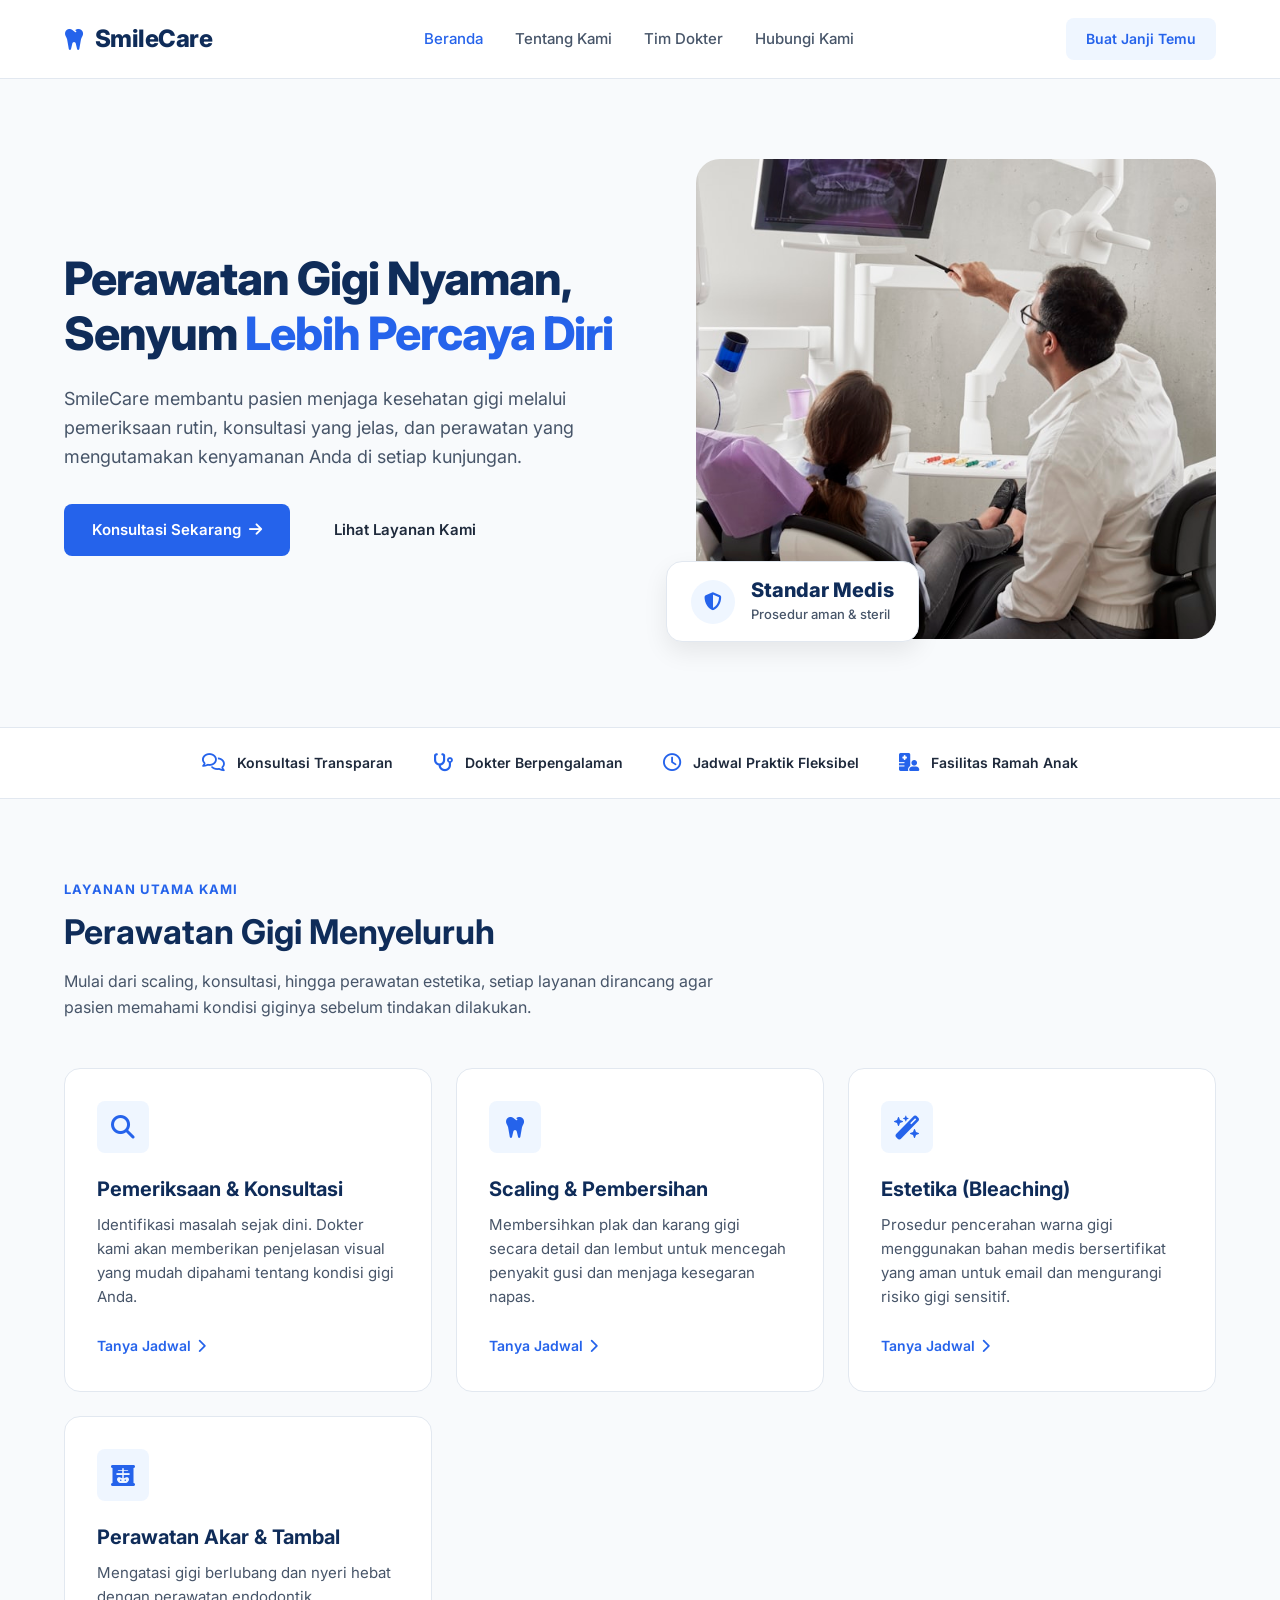
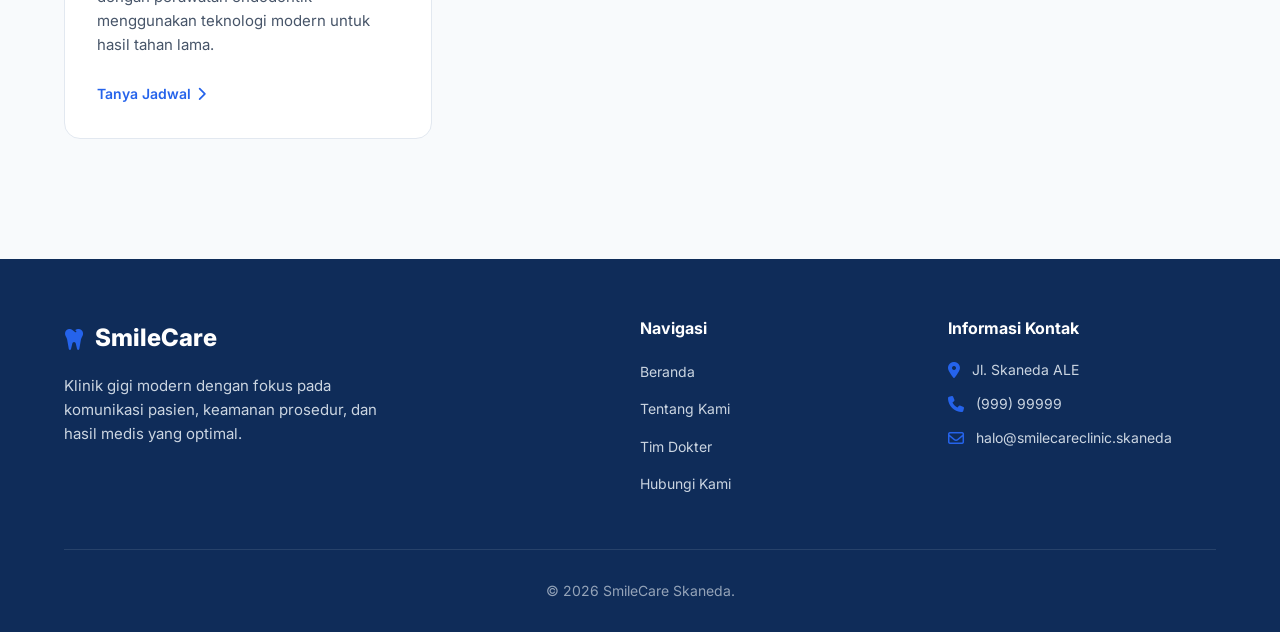
<file: index.html>
<!DOCTYPE html>
<html lang="id">
<head>
  <meta charset="UTF-8" />
  <meta name="viewport" content="width=device-width, initial-scale=1.0"/>
  <title>SmileCare - Perawatan Gigi & Mulut Profesional</title>

  <link rel="stylesheet" href="style.css">

  <!-- Font Awesome -->
  <link rel="stylesheet"
    href="https://cdnjs.cloudflare.com/ajax/libs/font-awesome/6.5.1/css/all.min.css"
    integrity="sha512-DTOQO9RWCH3ppGqcWaEA1BIZOC6xxalwEsw9c2QQeAIftl+Vegovlnee1c9QX4TctnWMn13TZye+giMm8e2LwA=="
    crossorigin="anonymous" referrerpolicy="no-referrer" />
</head>
<body>

  <!-- Navbar -->
  <header>
    <nav class="navbar">
      <a href="index.html" class="logo"><i class="fa-solid fa-tooth"></i> SmileCare</a>

      <ul class="nav-menu">
        <li><a href="index.html" class="active">Beranda</a></li>
        <li><a href="tentang.html">Tentang Kami</a></li>
        <li><a href="dokter.html">Tim Dokter</a></li>
        <li><a href="kontak.html">Hubungi Kami</a></li>
      </ul>

      <a href="kontak.html" class="nav-cta">Buat Janji Temu</a>

      <div class="menu-toggle">
        <i class="fa-solid fa-bars"></i>
      </div>
    </nav>
  </header>

  <!-- Hero Banner -->
  <section class="hero">
    <div class="hero-text">
      <h1>Perawatan Gigi Nyaman, Senyum <span class="text-highlight">Lebih Percaya Diri</span></h1>
      <p>
        SmileCare membantu pasien menjaga kesehatan gigi melalui pemeriksaan rutin, 
        konsultasi yang jelas, dan perawatan yang mengutamakan kenyamanan Anda di setiap kunjungan.
      </p>

      <div class="hero-actions">
        <a href="kontak.html" class="btn-primary">
          Konsultasi Sekarang <i class="fa-solid fa-arrow-right"></i>
        </a>
        <a href="#layanan" class="btn-secondary">
          Lihat Layanan Kami
        </a>
      </div>
    </div>

    <div class="hero-image-wrapper">
      <img src="images/hero-clinic.jpg" alt="Ruang periksa dokter gigi yang bersih dan modern di klinik SmileCare" class="hero-image">
      
      <div class="trust-badge">
        <div class="trust-badge-icon">
          <i class="fa-solid fa-shield-halved"></i>
        </div>
        <div class="trust-badge-text">
          <h4>Standar Medis</h4>
          <p>Prosedur aman & steril</p>
        </div>
      </div>
    </div>
  </section>

  <!-- Fitur Tambahan / Strip -->
  <section class="features-strip">
    <div class="feature-item">
      <i class="fa-regular fa-comments"></i> Konsultasi Transparan
    </div>
    <div class="feature-item">
      <i class="fa-solid fa-stethoscope"></i> Dokter Berpengalaman
    </div>
    <div class="feature-item">
      <i class="fa-regular fa-clock"></i> Jadwal Praktik Fleksibel
    </div>
    <div class="feature-item">
      <i class="fa-solid fa-hospital-user"></i> Fasilitas Ramah Anak
    </div>
  </section>

  <!-- Layanan -->
  <section class="services-section" id="layanan">
    <div class="section-header">
      <span class="section-label">Layanan Utama Kami</span>
      <h2>Perawatan Gigi Menyeluruh</h2>
      <p>Mulai dari scaling, konsultasi, hingga perawatan estetika, setiap layanan dirancang agar pasien memahami kondisi giginya sebelum tindakan dilakukan.</p>
    </div>

    <div class="services-grid">
      
      <div class="service-card">
        <div class="service-icon">
          <i class="fa-solid fa-magnifying-glass"></i>
        </div>
        <h3>Pemeriksaan & Konsultasi</h3>
        <p>Identifikasi masalah sejak dini. Dokter kami akan memberikan penjelasan visual yang mudah dipahami tentang kondisi gigi Anda.</p>
        <a href="kontak.html" class="service-link">Tanya Jadwal <i class="fa-solid fa-chevron-right"></i></a>
      </div>

      <div class="service-card">
        <div class="service-icon">
          <i class="fa-solid fa-tooth"></i>
        </div>
        <h3>Scaling & Pembersihan</h3>
        <p>Membersihkan plak dan karang gigi secara detail dan lembut untuk mencegah penyakit gusi dan menjaga kesegaran napas.</p>
        <a href="kontak.html" class="service-link">Tanya Jadwal <i class="fa-solid fa-chevron-right"></i></a>
      </div>

      <div class="service-card">
        <div class="service-icon">
          <i class="fa-solid fa-wand-magic-sparkles"></i>
        </div>
        <h3>Estetika (Bleaching)</h3>
        <p>Prosedur pencerahan warna gigi menggunakan bahan medis bersertifikat yang aman untuk email dan mengurangi risiko gigi sensitif.</p>
        <a href="kontak.html" class="service-link">Tanya Jadwal <i class="fa-solid fa-chevron-right"></i></a>
      </div>

      <div class="service-card">
        <div class="service-icon">
          <i class="fa-solid fa-x-ray"></i>
        </div>
        <h3>Perawatan Akar & Tambal</h3>
        <p>Mengatasi gigi berlubang dan nyeri hebat dengan perawatan endodontik menggunakan teknologi modern untuk hasil tahan lama.</p>
        <a href="kontak.html" class="service-link">Tanya Jadwal <i class="fa-solid fa-chevron-right"></i></a>
      </div>

    </div>
  </section>

  <!-- Footer -->
  <footer>
    <div class="footer-grid">
      <div class="footer-col">
        <a href="index.html" class="footer-brand"><i class="fa-solid fa-tooth"></i> SmileCare</a>
        <p class="footer-desc">Klinik gigi modern dengan fokus pada komunikasi pasien, keamanan prosedur, dan hasil medis yang optimal.</p>
      </div>

      <div class="footer-col">
        <h3>Navigasi</h3>
        <ul>
          <li><a href="index.html">Beranda</a></li>
          <li><a href="tentang.html">Tentang Kami</a></li>
          <li><a href="dokter.html">Tim Dokter</a></li>
          <li><a href="kontak.html">Hubungi Kami</a></li>
        </ul>
      </div>

      <div class="footer-col">
        <h3>Informasi Kontak</h3>
        <ul class="footer-contact">
          <li>
            <i class="fa-solid fa-location-dot"></i>
            <span>Jl. Skaneda ALE</span>
          </li>
          <li>
            <i class="fa-solid fa-phone"></i>
            <span>(999) 99999</span>
          </li>
          <li>
            <i class="fa-regular fa-envelope"></i>
            <span>halo@smilecareclinic.skaneda</span>
          </li>
        </ul>
      </div>
    </div>
    
    <div class="footer-bottom">
      <p>&copy; 2026 SmileCare Skaneda.</p>
    </div>
  </footer>

  <script src="script.js"></script>
</body>
</html>
</file>
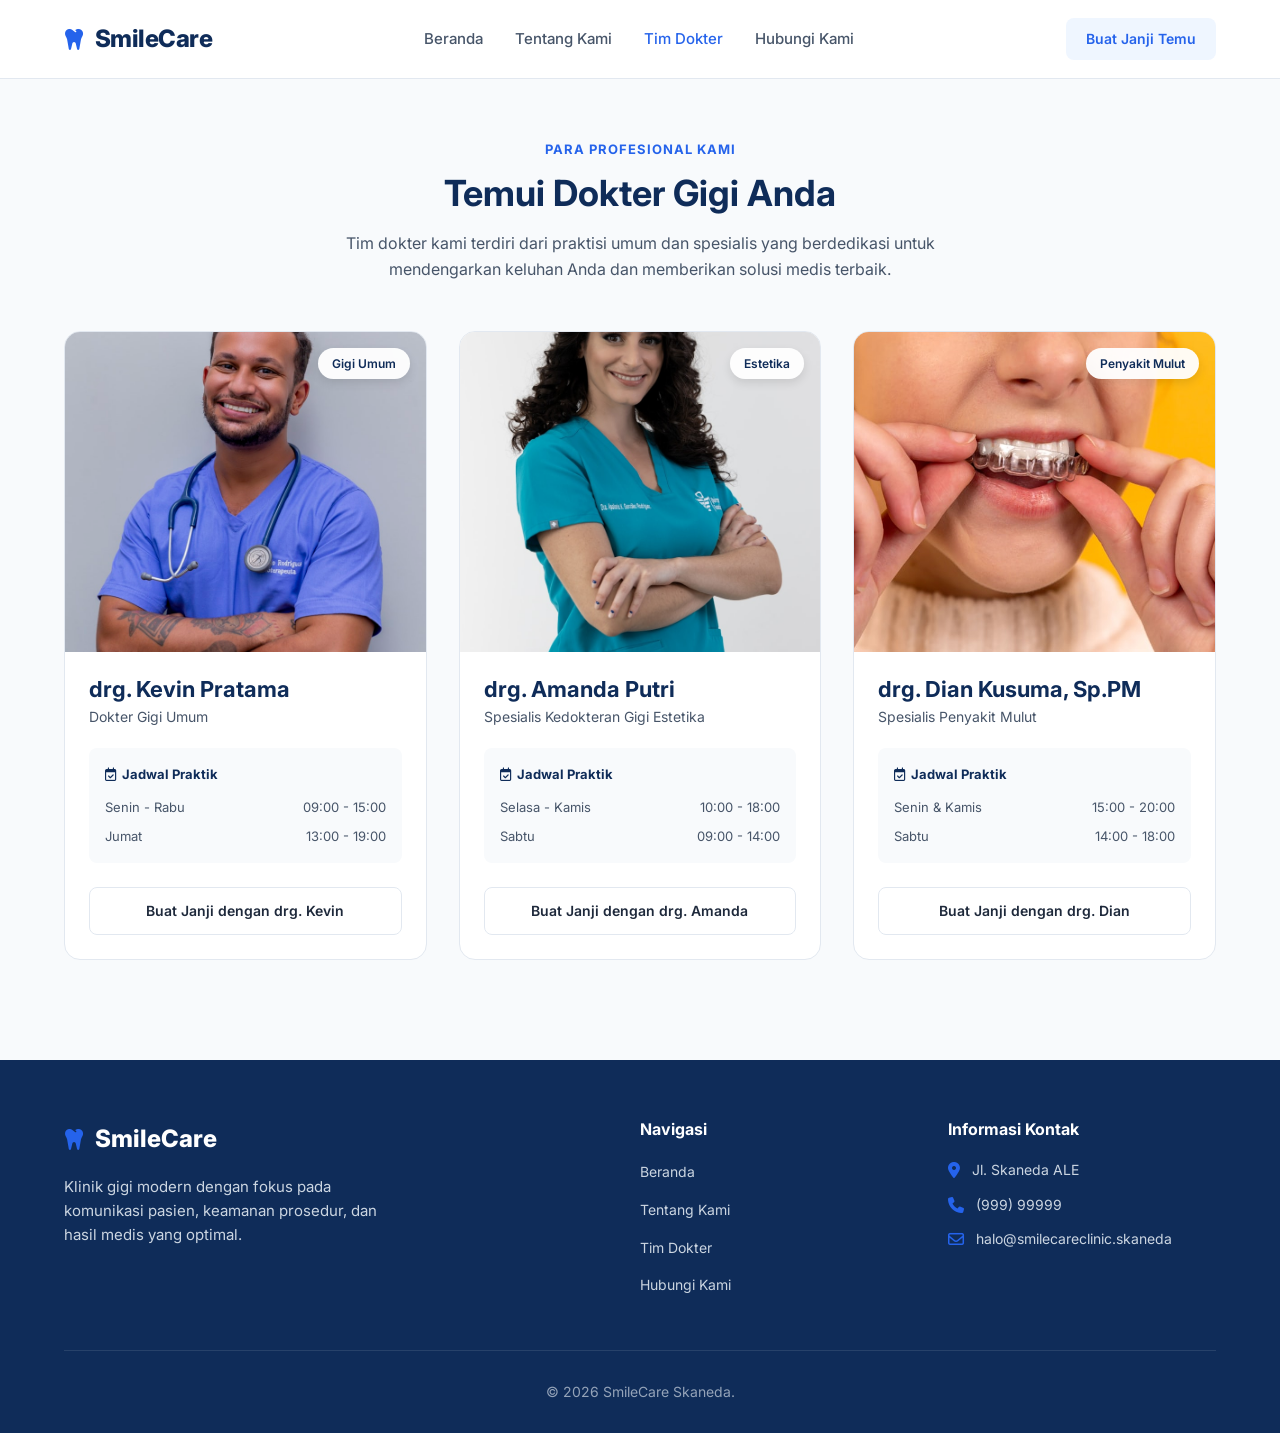
<file: dokter.html>
<!DOCTYPE html>
<html lang="id">
<head>
  <meta charset="UTF-8">
  <meta name="viewport" content="width=device-width, initial-scale=1.0">
  <title>Tim Dokter - SmileCare</title>

  <link rel="stylesheet" href="style.css">

  <!-- Font Awesome -->
  <link rel="stylesheet"
    href="https://cdnjs.cloudflare.com/ajax/libs/font-awesome/6.5.1/css/all.min.css"
    integrity="sha512-DTOQO9RWCH3ppGqcWaEA1BIZOC6xxalwEsw9c2QQeAIftl+Vegovlnee1c9QX4TctnWMn13TZye+giMm8e2LwA=="
    crossorigin="anonymous" referrerpolicy="no-referrer" />
</head>
<body>

  <!-- Navbar -->
  <header>
    <nav class="navbar">
      <a href="index.html" class="logo"><i class="fa-solid fa-tooth"></i> SmileCare</a>

      <ul class="nav-menu">
        <li><a href="index.html">Beranda</a></li>
        <li><a href="tentang.html">Tentang Kami</a></li>
        <li><a href="dokter.html" class="active">Tim Dokter</a></li>
        <li><a href="kontak.html">Hubungi Kami</a></li>
      </ul>

      <a href="kontak.html" class="nav-cta">Buat Janji Temu</a>

      <div class="menu-toggle">
        <i class="fa-solid fa-bars"></i>
      </div>
    </nav>
  </header>

  <section class="doctor-page">
    <div class="page-header">
      <span class="section-label">Para Profesional Kami</span>
      <h1>Temui Dokter Gigi Anda</h1>
      <p>Tim dokter kami terdiri dari praktisi umum dan spesialis yang berdedikasi untuk mendengarkan keluhan Anda dan memberikan solusi medis terbaik.</p>
    </div>

    <div class="doctor-grid">

      <!-- Dokter 1 -->
      <div class="doctor-card">
        <div class="doctor-image-container">
          <span class="specialty-badge">Gigi Umum</span>
          <img src="images/drg-kevin.jpg" alt="drg. Kevin, Dokter Gigi Umum di SmileCare">
        </div>
        
        <div class="doctor-info">
          <h3>drg. Kevin Pratama</h3>
          <p class="doctor-title">Dokter Gigi Umum</p>
          
          <div class="schedule-wrapper">
            <div class="schedule-title">
              <i class="fa-regular fa-calendar-check"></i> Jadwal Praktik
            </div>
            <div class="schedule-row">
              <span>Senin - Rabu</span>
              <span>09:00 - 15:00</span>
            </div>
            <div class="schedule-row">
              <span>Jumat</span>
              <span>13:00 - 19:00</span>
            </div>
          </div>
          
          <a href="kontak.html" class="btn-book">Buat Janji dengan drg. Kevin</a>
        </div>
      </div>

      <!-- Dokter 2 -->
      <div class="doctor-card">
        <div class="doctor-image-container">
          <span class="specialty-badge">Estetika</span>
          <img src="images/drg-amanda.jpg" alt="drg. Amanda, Spesialis Estetika Gigi di SmileCare">
        </div>
        
        <div class="doctor-info">
          <h3>drg. Amanda Putri</h3>
          <p class="doctor-title">Spesialis Kedokteran Gigi Estetika</p>
          
          <div class="schedule-wrapper">
            <div class="schedule-title">
              <i class="fa-regular fa-calendar-check"></i> Jadwal Praktik
            </div>
            <div class="schedule-row">
              <span>Selasa - Kamis</span>
              <span>10:00 - 18:00</span>
            </div>
            <div class="schedule-row">
              <span>Sabtu</span>
              <span>09:00 - 14:00</span>
            </div>
          </div>
          
          <a href="kontak.html" class="btn-book">Buat Janji dengan drg. Amanda</a>
        </div>
      </div>

      <!-- Dokter 3 -->
      <div class="doctor-card">
        <div class="doctor-image-container">
          <span class="specialty-badge">Penyakit Mulut</span>
          <img src="images/drg-dian.jpg" alt="drg. Dian, Spesialis Penyakit Mulut di SmileCare">
        </div>
        
        <div class="doctor-info">
          <h3>drg. Dian Kusuma, Sp.PM</h3>
          <p class="doctor-title">Spesialis Penyakit Mulut</p>
          
          <div class="schedule-wrapper">
            <div class="schedule-title">
              <i class="fa-regular fa-calendar-check"></i> Jadwal Praktik
            </div>
            <div class="schedule-row">
              <span>Senin & Kamis</span>
              <span>15:00 - 20:00</span>
            </div>
            <div class="schedule-row">
              <span>Sabtu</span>
              <span>14:00 - 18:00</span>
            </div>
          </div>
          
          <a href="kontak.html" class="btn-book">Buat Janji dengan drg. Dian</a>
        </div>
      </div>

    </div>
  </section>

  <!-- Footer -->
  <footer>
    <div class="footer-grid">
      <div class="footer-col">
        <a href="index.html" class="footer-brand"><i class="fa-solid fa-tooth"></i> SmileCare</a>
        <p class="footer-desc">Klinik gigi modern dengan fokus pada komunikasi pasien, keamanan prosedur, dan hasil medis yang optimal.</p>
      </div>

      <div class="footer-col">
        <h3>Navigasi</h3>
        <ul>
          <li><a href="index.html">Beranda</a></li>
          <li><a href="tentang.html">Tentang Kami</a></li>
          <li><a href="dokter.html">Tim Dokter</a></li>
          <li><a href="kontak.html">Hubungi Kami</a></li>
        </ul>
      </div>

      <div class="footer-col">
        <h3>Informasi Kontak</h3>
        <ul class="footer-contact">
          <li>
            <i class="fa-solid fa-location-dot"></i>
            <span>Jl. Skaneda ALE</span>
          </li>
          <li>
            <i class="fa-solid fa-phone"></i>
            <span>(999) 99999</span>
          </li>
          <li>
            <i class="fa-regular fa-envelope"></i>
            <span>halo@smilecareclinic.skaneda</span>
          </li>
        </ul>
      </div>
    </div>
    
    <div class="footer-bottom">
      <p>&copy; 2026 SmileCare Skaneda.</p>
    </div>
  </footer>

  <script src="script.js"></script>
</body>
</html>
</file>
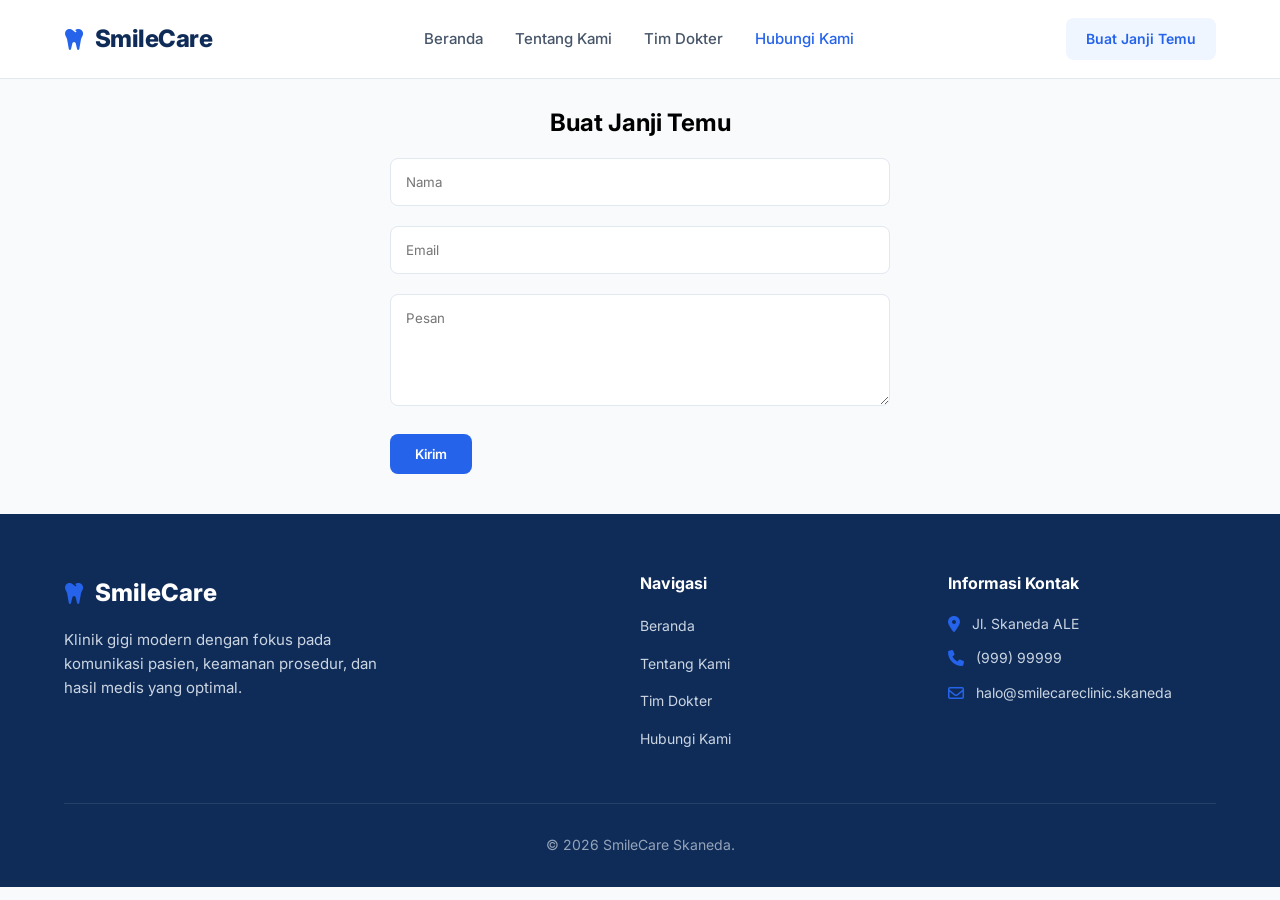
<file: kontak.html>
<!DOCTYPE html>
<html lang="id">
<head>
  <meta charset="UTF-8">
  <meta name="viewport" content="width=device-width, initial-scale=1.0">
  <title>Tim Dokter - SmileCare</title>

  <link rel="stylesheet" href="style.css">

  <!-- Font Awesome -->
  <link rel="stylesheet"
    href="https://cdnjs.cloudflare.com/ajax/libs/font-awesome/6.5.1/css/all.min.css"
    integrity="sha512-DTOQO9RWCH3ppGqcWaEA1BIZOC6xxalwEsw9c2QQeAIftl+Vegovlnee1c9QX4TctnWMn13TZye+giMm8e2LwA=="
    crossorigin="anonymous" referrerpolicy="no-referrer" />
</head>
<body>

<header>
    <nav class="navbar">
      <a href="index.html" class="logo"><i class="fa-solid fa-tooth"></i> SmileCare</a>

      <ul class="nav-menu">
        <li><a href="index.html">Beranda</a></li>
        <li><a href="tentang.html">Tentang Kami</a></li>
        <li><a href="dokter.html">Tim Dokter</a></li>
        <li><a href="kontak.html" class="active">Hubungi Kami</a></li>
      </ul>

      <a href="kontak.html" class="nav-cta">Buat Janji Temu</a>

      <div class="menu-toggle">
        <i class="fa-solid fa-bars"></i>
      </div>
    </nav>
</header>

<section class="page">
  <h1 style="color: black; text-align: center; margin-bottom: 20px; margin-top: 30px;">Buat Janji Temu</h1>

  <form class="contact-form">

    <input type="text" placeholder="Nama">

    <input type="email" placeholder="Email">

    <textarea rows="5" placeholder="Pesan"></textarea>

    <button type="submit">
      Kirim
    </button>

  </form>
</section>

<footer>
    <div class="footer-grid">
      <div class="footer-col">
        <a href="index.html" class="footer-brand"><i class="fa-solid fa-tooth"></i> SmileCare</a>
        <p class="footer-desc">Klinik gigi modern dengan fokus pada komunikasi pasien, keamanan prosedur, dan hasil medis yang optimal.</p>
      </div>

      <div class="footer-col">
        <h3>Navigasi</h3>
        <ul>
          <li><a href="index.html">Beranda</a></li>
          <li><a href="tentang.html">Tentang Kami</a></li>
          <li><a href="dokter.html">Tim Dokter</a></li>
          <li><a href="kontak.html">Hubungi Kami</a></li>
        </ul>
      </div>

      <div class="footer-col">
        <h3>Informasi Kontak</h3>
        <ul class="footer-contact">
          <li>
            <i class="fa-solid fa-location-dot"></i>
            <span>Jl. Skaneda ALE</span>
          </li>
          <li>
            <i class="fa-solid fa-phone"></i>
            <span>(999) 99999</span>
          </li>
          <li>
            <i class="fa-regular fa-envelope"></i>
            <span>halo@smilecareclinic.skaneda</span>
          </li>
        </ul>
      </div>
    </div>
    
    <div class="footer-bottom">
      <p>&copy; 2026 SmileCare Skaneda.</p>
    </div>
  </footer>

<script src="script.js"></script>
</body>
</html>
</file>
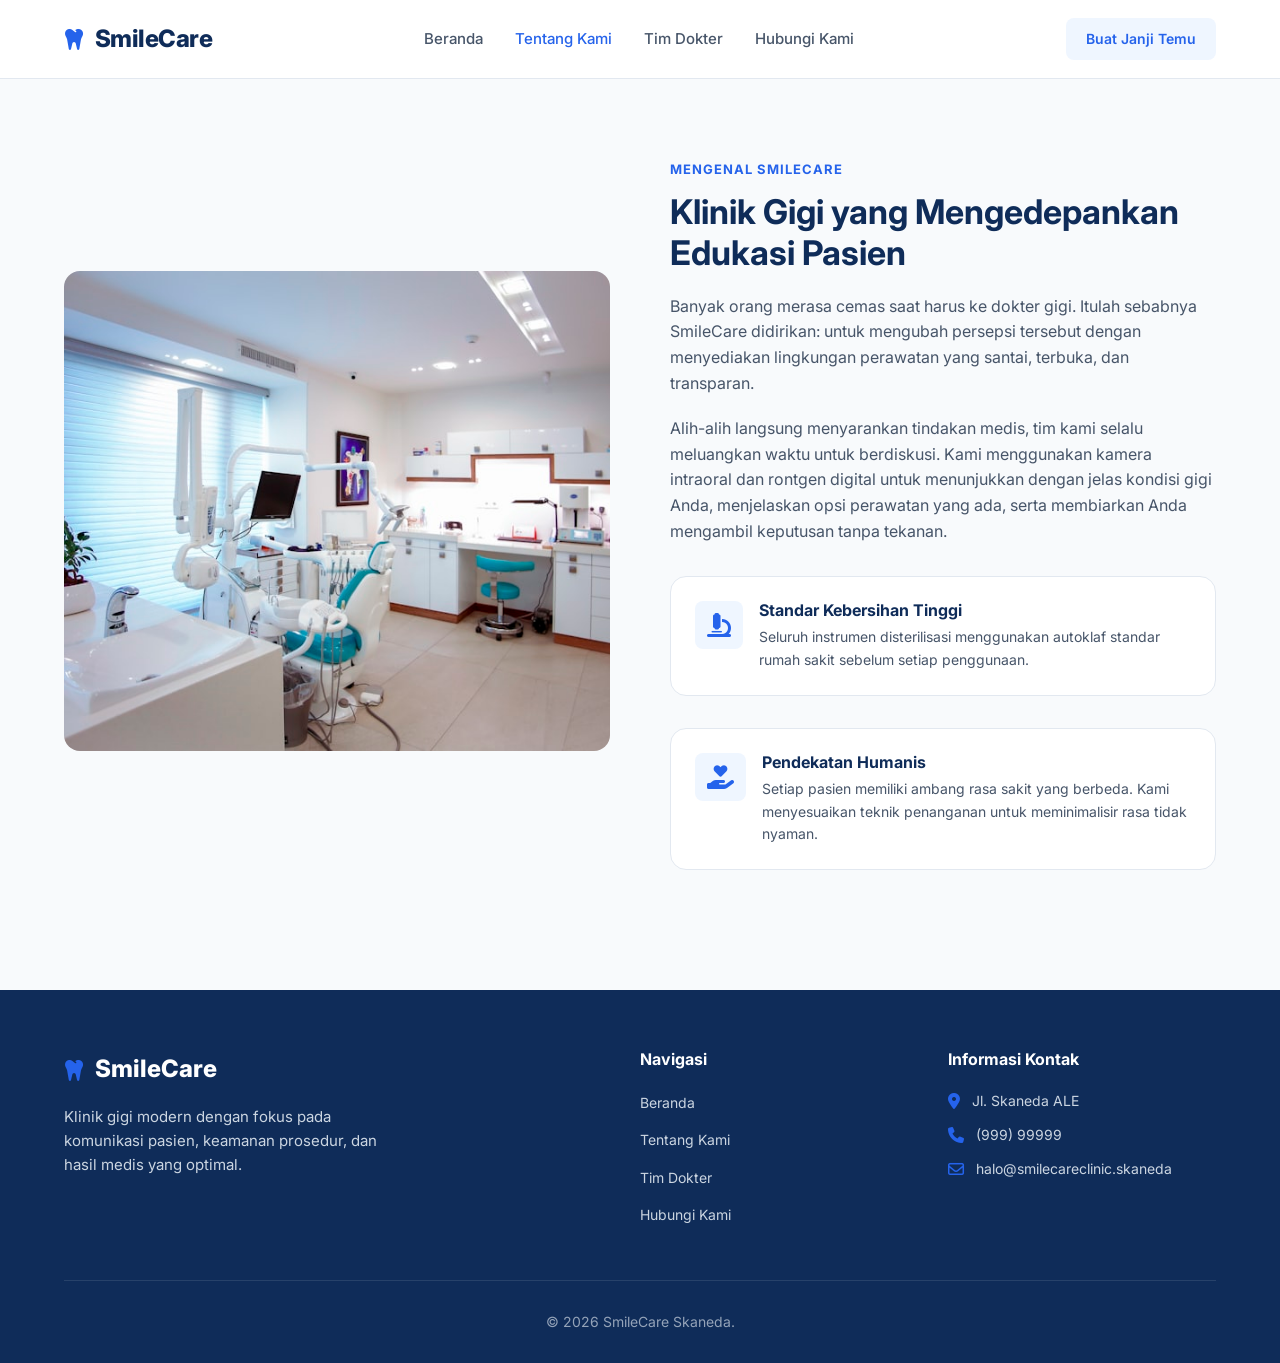
<file: tentang.html>
<!DOCTYPE html>
<html lang="id">
<head>
  <meta charset="UTF-8">
  <meta name="viewport" content="width=device-width, initial-scale=1.0">
  <title>Tentang Kami - SmileCare</title>

  <link rel="stylesheet" href="style.css">

  <!-- Font Awesome -->
  <link rel="stylesheet"
    href="https://cdnjs.cloudflare.com/ajax/libs/font-awesome/6.5.1/css/all.min.css"
    integrity="sha512-DTOQO9RWCH3ppGqcWaEA1BIZOC6xxalwEsw9c2QQeAIftl+Vegovlnee1c9QX4TctnWMn13TZye+giMm8e2LwA=="
    crossorigin="anonymous" referrerpolicy="no-referrer" />
</head>
<body>

  <!-- Navbar -->
  <header>
    <nav class="navbar">
      <a href="index.html" class="logo"><i class="fa-solid fa-tooth"></i> SmileCare</a>

      <ul class="nav-menu">
        <li><a href="index.html">Beranda</a></li>
        <li><a href="tentang.html" class="active">Tentang Kami</a></li>
        <li><a href="dokter.html">Tim Dokter</a></li>
        <li><a href="kontak.html">Hubungi Kami</a></li>
      </ul>

      <a href="kontak.html" class="nav-cta">Buat Janji Temu</a>

      <div class="menu-toggle">
        <i class="fa-solid fa-bars"></i>
      </div>
    </nav>
  </header>

  <section class="about-grid">
    <div class="about-image">
      <img src="images/tentang-clinic.jpg" alt="Fasilitas ruang tunggu SmileCare yang nyaman dan modern">
    </div>

    <div class="about-content">
      <span class="section-label">Mengenal SmileCare</span>
      <h2>Klinik Gigi yang Mengedepankan Edukasi Pasien</h2>
      
      <p>
        Banyak orang merasa cemas saat harus ke dokter gigi. Itulah sebabnya SmileCare didirikan: untuk mengubah persepsi tersebut dengan menyediakan lingkungan perawatan yang santai, terbuka, dan transparan.
      </p>

      <p>
        Alih-alih langsung menyarankan tindakan medis, tim kami selalu meluangkan waktu untuk berdiskusi. Kami menggunakan kamera intraoral dan rontgen digital untuk menunjukkan dengan jelas kondisi gigi Anda, menjelaskan opsi perawatan yang ada, serta membiarkan Anda mengambil keputusan tanpa tekanan.
      </p>

      <div class="info-box">
        <i class="fa-solid fa-microscope"></i>
        <div class="info-box-text">
          <h4>Standar Kebersihan Tinggi</h4>
          <p>Seluruh instrumen disterilisasi menggunakan autoklaf standar rumah sakit sebelum setiap penggunaan.</p>
        </div>
      </div>
      
      <div class="info-box">
        <i class="fa-solid fa-hand-holding-heart"></i>
        <div class="info-box-text">
          <h4>Pendekatan Humanis</h4>
          <p>Setiap pasien memiliki ambang rasa sakit yang berbeda. Kami menyesuaikan teknik penanganan untuk meminimalisir rasa tidak nyaman.</p>
        </div>
      </div>
    </div>
  </section> 

  <!-- Footer -->
  <footer>
    <div class="footer-grid">
      <div class="footer-col">
        <a href="index.html" class="footer-brand"><i class="fa-solid fa-tooth"></i> SmileCare</a>
        <p class="footer-desc">Klinik gigi modern dengan fokus pada komunikasi pasien, keamanan prosedur, dan hasil medis yang optimal.</p>
      </div>

      <div class="footer-col">
        <h3>Navigasi</h3>
        <ul>
          <li><a href="index.html">Beranda</a></li>
          <li><a href="tentang.html">Tentang Kami</a></li>
          <li><a href="dokter.html">Tim Dokter</a></li>
          <li><a href="kontak.html">Hubungi Kami</a></li>
        </ul>
      </div>

      <div class="footer-col">
        <h3>Informasi Kontak</h3>
        <ul class="footer-contact">
          <li>
            <i class="fa-solid fa-location-dot"></i>
            <span>Jl. Skaneda ALE</span>
          </li>
          <li>
            <i class="fa-solid fa-phone"></i>
            <span>(999) 99999</span>
          </li>
          <li>
            <i class="fa-regular fa-envelope"></i>
            <span>halo@smilecareclinic.skaneda</span>
          </li>
        </ul>
      </div>
    </div>
    
    <div class="footer-bottom">
      <p>&copy; 2026 SmileCare Skaneda.</p>
    </div>
  </footer>

  <script src="script.js"></script>
</body>
</html>
</file>
<file: style.css>
@import url('https://fonts.googleapis.com/css2?family=Inter:wght@300;400;500;600;700&display=swap');

:root {
  --primary: #0F2C59;
  --secondary: #1A5D1A;
  --blue-600: #2563EB;
  --blue-50: #EFF6FF;
  --text-dark: #1E293B;
  --text-muted: #475569;
  --bg-main: #F8FAFC;
  --bg-card: #FFFFFF;
  --border-color: #E2E8F0;
  --radius-sm: 8px;
  --radius-md: 16px;
  --radius-lg: 24px;
}

* {
  margin: 0;
  padding: 0;
  box-sizing: border-box;
  font-family: 'Inter', sans-serif;
}

body {
  background-color: var(--bg-main);
  color: var(--text-dark);
  line-height: 1.6;
}

/* Navbar */
.navbar {
  display: flex;
  justify-content: space-between;
  align-items: center;
  padding: 18px 5%;
  background: var(--bg-card);
  border-bottom: 1px solid var(--border-color);
  position: sticky;
  top: 0;
  z-index: 100;
}

.logo {
  color: var(--primary);
  font-size: 24px;
  font-weight: 800;
  display: flex;
  align-items: center;
  gap: 10px;
  text-decoration: none;
  letter-spacing: -0.5px;
}

.logo i {
  color: var(--blue-600);
}

.nav-menu {
  display: flex;
  list-style: none;
  gap: 32px;
}

.nav-menu a {
  color: var(--text-muted);
  text-decoration: none;
  font-size: 15px;
  font-weight: 500;
  transition: color 0.2s ease;
}

.nav-menu a.active,
.nav-menu a:hover {
  color: var(--blue-600);
}

.nav-cta {
  background: var(--blue-50);
  color: var(--blue-600);
  padding: 10px 20px;
  border-radius: var(--radius-sm);
  text-decoration: none;
  font-weight: 600;
  font-size: 14px;
  transition: all 0.2s ease;
}

.nav-cta:hover {
  background: var(--blue-600);
  color: white;
}

.menu-toggle {
  display: none;
  font-size: 24px;
  color: var(--primary);
  cursor: pointer;
}

/* Typography */
h1, h2, h3, h4 {
  color: var(--primary);
  line-height: 1.2;
}

.text-highlight {
  color: var(--blue-600);
}

/* Hero Section */
.hero {
  display: grid;
  grid-template-columns: 1.1fr 1fr;
  align-items: center;
  gap: 60px;
  padding: 80px 5%;
  max-width: 1400px;
  margin: 0 auto;
}

.hero-text h1 {
  font-size: 46px;
  font-weight: 800;
  margin-bottom: 24px;
  letter-spacing: -1px;
}

.hero-text p {
  font-size: 18px;
  color: var(--text-muted);
  margin-bottom: 32px;
  max-width: 90%;
}

.hero-actions {
  display: flex;
  gap: 16px;
  align-items: center;
}

.btn-primary {
  background: var(--blue-600);
  color: white;
  padding: 14px 28px;
  border-radius: var(--radius-sm);
  text-decoration: none;
  font-weight: 600;
  transition: background 0.2s ease;
  display: inline-flex;
  align-items: center;
  gap: 8px;
  font-size: 15px;
}

.btn-primary:hover {
  background: #1D4ED8;
}

.btn-secondary {
  color: var(--text-dark);
  text-decoration: none;
  font-weight: 600;
  padding: 14px 28px;
  display: inline-flex;
  align-items: center;
  gap: 8px;
  font-size: 15px;
}

.btn-secondary:hover {
  color: var(--blue-600);
}

.hero-image-wrapper {
  position: relative;
}

.hero-image {
  width: 100%;
  border-radius: var(--radius-lg);
  object-fit: cover;
  height: 480px;
}

.trust-badge {
  position: absolute;
  bottom: 5px;
  left: -30px;
  background: var(--bg-card);
  padding: 16px 24px;
  border-radius: var(--radius-md);
  box-shadow: 0 10px 25px rgba(0,0,0,0.08);
  display: flex;
  align-items: center;
  gap: 16px;
  border: 1px solid var(--border-color);
}

.trust-badge-icon {
  background: var(--blue-50);
  color: var(--blue-600);
  width: 44px;
  height: 44px;
  border-radius: 50%;
  display: flex;
  align-items: center;
  justify-content: center;
  font-size: 18px;
}

.trust-badge-text h4 {
  font-size: 20px;
  font-weight: 800;
  margin-bottom: 2px;
}

.trust-badge-text p {
  font-size: 13px;
  color: var(--text-muted);
  margin: 0;
  font-weight: 500;
}

/* Features List */
.features-strip {
  background: var(--bg-card);
  padding: 24px 5%;
  display: flex;
  justify-content: center;
  gap: 40px;
  border-top: 1px solid var(--border-color);
  border-bottom: 1px solid var(--border-color);
  flex-wrap: wrap;
}

.feature-item {
  display: flex;
  align-items: center;
  gap: 12px;
  font-size: 14px;
  font-weight: 600;
  color: var(--text-dark);
}

.feature-item i {
  color: var(--blue-600);
  font-size: 18px;
}

/* Services */
.services-section {
  padding: 80px 5%;
  max-width: 1400px;
  margin: 0 auto;
}

.section-header {
  margin-bottom: 48px;
  max-width: 650px;
}

.section-label {
  color: var(--blue-600);
  font-size: 13px;
  font-weight: 700;
  text-transform: uppercase;
  letter-spacing: 1px;
  margin-bottom: 12px;
  display: block;
}

.section-header h2 {
  font-size: 34px;
  margin-bottom: 16px;
}

.section-header p {
  color: var(--text-muted);
  font-size: 16px;
}

.services-grid {
  display: grid;
  grid-template-columns: repeat(auto-fit, minmax(300px, 1fr));
  gap: 24px;
}

.service-card {
  background: var(--bg-card);
  padding: 32px;
  border-radius: var(--radius-md);
  border: 1px solid var(--border-color);
  transition: transform 0.2s ease, box-shadow 0.2s ease, border-color 0.2s ease;
}

.service-card:hover {
  transform: translateY(-4px);
  box-shadow: 0 12px 24px rgba(0,0,0,0.04);
  border-color: var(--blue-600);
}

.service-icon {
  width: 52px;
  height: 52px;
  background: var(--blue-50);
  color: var(--blue-600);
  border-radius: var(--radius-sm);
  display: flex;
  align-items: center;
  justify-content: center;
  font-size: 24px;
  margin-bottom: 24px;
}

.service-card h3 {
  font-size: 20px;
  margin-bottom: 12px;
}

.service-card p {
  color: var(--text-muted);
  font-size: 15px;
  margin-bottom: 24px;
}

.service-link {
  color: var(--blue-600);
  text-decoration: none;
  font-size: 14px;
  font-weight: 600;
  display: inline-flex;
  align-items: center;
  gap: 6px;
}

/* About Layout */
.about-grid {
  display: grid;
  grid-template-columns: 1fr 1fr;
  gap: 60px;
  padding: 80px 5%;
  align-items: center;
  max-width: 1400px;
  margin: 0 auto;
}

.about-content h2 {
  font-size: 34px;
  margin-bottom: 20px;
}

.about-content p {
  color: var(--text-muted);
  margin-bottom: 20px;
  font-size: 16px;
}

.about-image {
  position: relative;
}

.about-image img {
  width: 100%;
  border-radius: var(--radius-md);
  object-fit: cover;
  height: 480px;
}

.info-box {
  background: var(--bg-card);
  border: 1px solid var(--border-color);
  border-radius: var(--radius-md);
  padding: 24px;
  margin-top: 32px;
  display: flex;
  gap: 16px;
}

.info-box i {
  color: var(--blue-600);
  font-size: 24px;
  background: var(--blue-50);
  padding: 12px;
  border-radius: var(--radius-sm);
  height: fit-content;
}

.info-box-text h4 {
  font-size: 16px;
  margin-bottom: 6px;
}

.info-box-text p {
  font-size: 14px;
  color: var(--text-muted);
  margin: 0;
}

/* Doctors Layout */
.doctor-page {
  padding: 60px 5%;
  max-width: 1400px;
  margin: 0 auto;
}

.page-header {
  text-align: center;
  margin-bottom: 48px;
  max-width: 600px;
  margin-left: auto;
  margin-right: auto;
}

.page-header h1 {
  font-size: 36px;
  margin-bottom: 16px;
}

.page-header p {
  color: var(--text-muted);
  font-size: 16px;
}

.doctor-grid {
  display: grid;
  grid-template-columns: repeat(auto-fit, minmax(300px, 1fr));
  gap: 32px;
}

.doctor-card {
  background: var(--bg-card);
  border-radius: var(--radius-md);
  overflow: hidden;
  border: 1px solid var(--border-color);
  display: flex;
  flex-direction: column;
}

.doctor-image-container {
  position: relative;
  height: 320px;
}

.doctor-card img {
  width: 100%;
  height: 100%;
  object-fit: cover;
}

.specialty-badge {
  position: absolute;
  top: 16px;
  right: 16px;
  background: rgba(255, 255, 255, 0.95);
  padding: 6px 14px;
  border-radius: 20px;
  font-size: 12px;
  font-weight: 600;
  color: var(--primary);
  box-shadow: 0 4px 10px rgba(0,0,0,0.1);
}

.doctor-info {
  padding: 24px;
  flex-grow: 1;
  display: flex;
  flex-direction: column;
}

.doctor-info h3 {
  font-size: 22px;
  margin-bottom: 4px;
}

.doctor-title {
  color: var(--text-muted);
  font-size: 14px;
  margin-bottom: 20px;
}

.schedule-wrapper {
  background: var(--bg-main);
  border-radius: var(--radius-sm);
  padding: 16px;
  margin-bottom: 24px;
  flex-grow: 1;
}

.schedule-title {
  font-size: 13px;
  font-weight: 700;
  color: var(--primary);
  margin-bottom: 12px;
  display: flex;
  align-items: center;
  gap: 6px;
}

.schedule-row {
  display: flex;
  justify-content: space-between;
  font-size: 13px;
  color: var(--text-muted);
  margin-bottom: 8px;
}

.schedule-row:last-child {
  margin-bottom: 0;
}

.btn-book {
  display: block;
  text-align: center;
  background: var(--bg-card);
  color: var(--text-dark);
  border: 1px solid var(--border-color);
  padding: 12px;
  border-radius: var(--radius-sm);
  text-decoration: none;
  font-weight: 600;
  font-size: 14px;
  transition: all 0.2s ease;
}

.btn-book:hover {
  background: var(--blue-50);
  color: var(--blue-600);
  border-color: var(--blue-200);
}

/* Contact layout (from old file) */
.contact-form {
  max-width: 500px;
  margin: 0 auto;
}

.contact-form input,
.contact-form textarea {
  width: 100%;
  padding: 15px;
  margin-bottom: 20px;
  border: 1px solid var(--border-color);
  border-radius: var(--radius-sm);
  font-family: 'Inter', sans-serif;
}

.contact-form button {
  padding: 12px 25px;
  border: none;
  background: var(--blue-600);
  color: white;
  border-radius: var(--radius-sm);
  cursor: pointer;
  font-weight: 600;
}

/* Footer */
footer {
  background: var(--primary);
  color: white;
  padding: 60px 5% 30px;
  margin-top: 40px;
}

.footer-grid {
  display: grid;
  grid-template-columns: 2fr 1fr 1fr;
  gap: 40px;
  max-width: 1400px;
  margin: 0 auto;
  border-bottom: 1px solid rgba(255,255,255,0.1);
  padding-bottom: 40px;
  margin-bottom: 30px;
}

.footer-brand {
  display: flex;
  align-items: center;
  gap: 10px;
  font-size: 24px;
  font-weight: 800;
  margin-bottom: 16px;
  color: white;
  text-decoration: none;
}

.footer-brand i {
  color: var(--blue-600);
}

.footer-desc {
  color: #CBD5E1;
  font-size: 15px;
  max-width: 320px;
  margin-bottom: 24px;
}

.footer-col h3 {
  font-size: 16px;
  margin-bottom: 20px;
  color: white;
}

.footer-col ul {
  list-style: none;
}

.footer-col ul li {
  margin-bottom: 12px;
}

.footer-col ul li a {
  color: #CBD5E1;
  text-decoration: none;
  font-size: 14px;
  transition: color 0.2s;
}

.footer-col ul li a:hover {
  color: white;
}

.footer-contact li {
  display: flex;
  gap: 12px;
  color: #CBD5E1;
  font-size: 14px;
  margin-bottom: 16px;
  align-items: flex-start;
}

.footer-contact i {
  color: var(--blue-600);
  font-size: 16px;
  margin-top: 3px;
}

.footer-bottom {
  text-align: center;
  color: #94A3B8;
  font-size: 14px;
}

/* Responsive */
@media(max-width: 900px) {
  .hero, .about-grid {
    grid-template-columns: 1fr;
    gap: 40px;
  }
  
  .hero-text h1 {
    font-size: 38px;
  }
  
  .hero-image {
    height: 350px;
  }
  
  .trust-badge {
    left: 20px;
    right: 20px;
    bottom: -30px;
  }

  .footer-grid {
    grid-template-columns: 1fr;
  }
  
  .nav-menu, .nav-cta {
    display: none;
  }
  
  .menu-toggle {
    display: block;
  }
}
</file>
